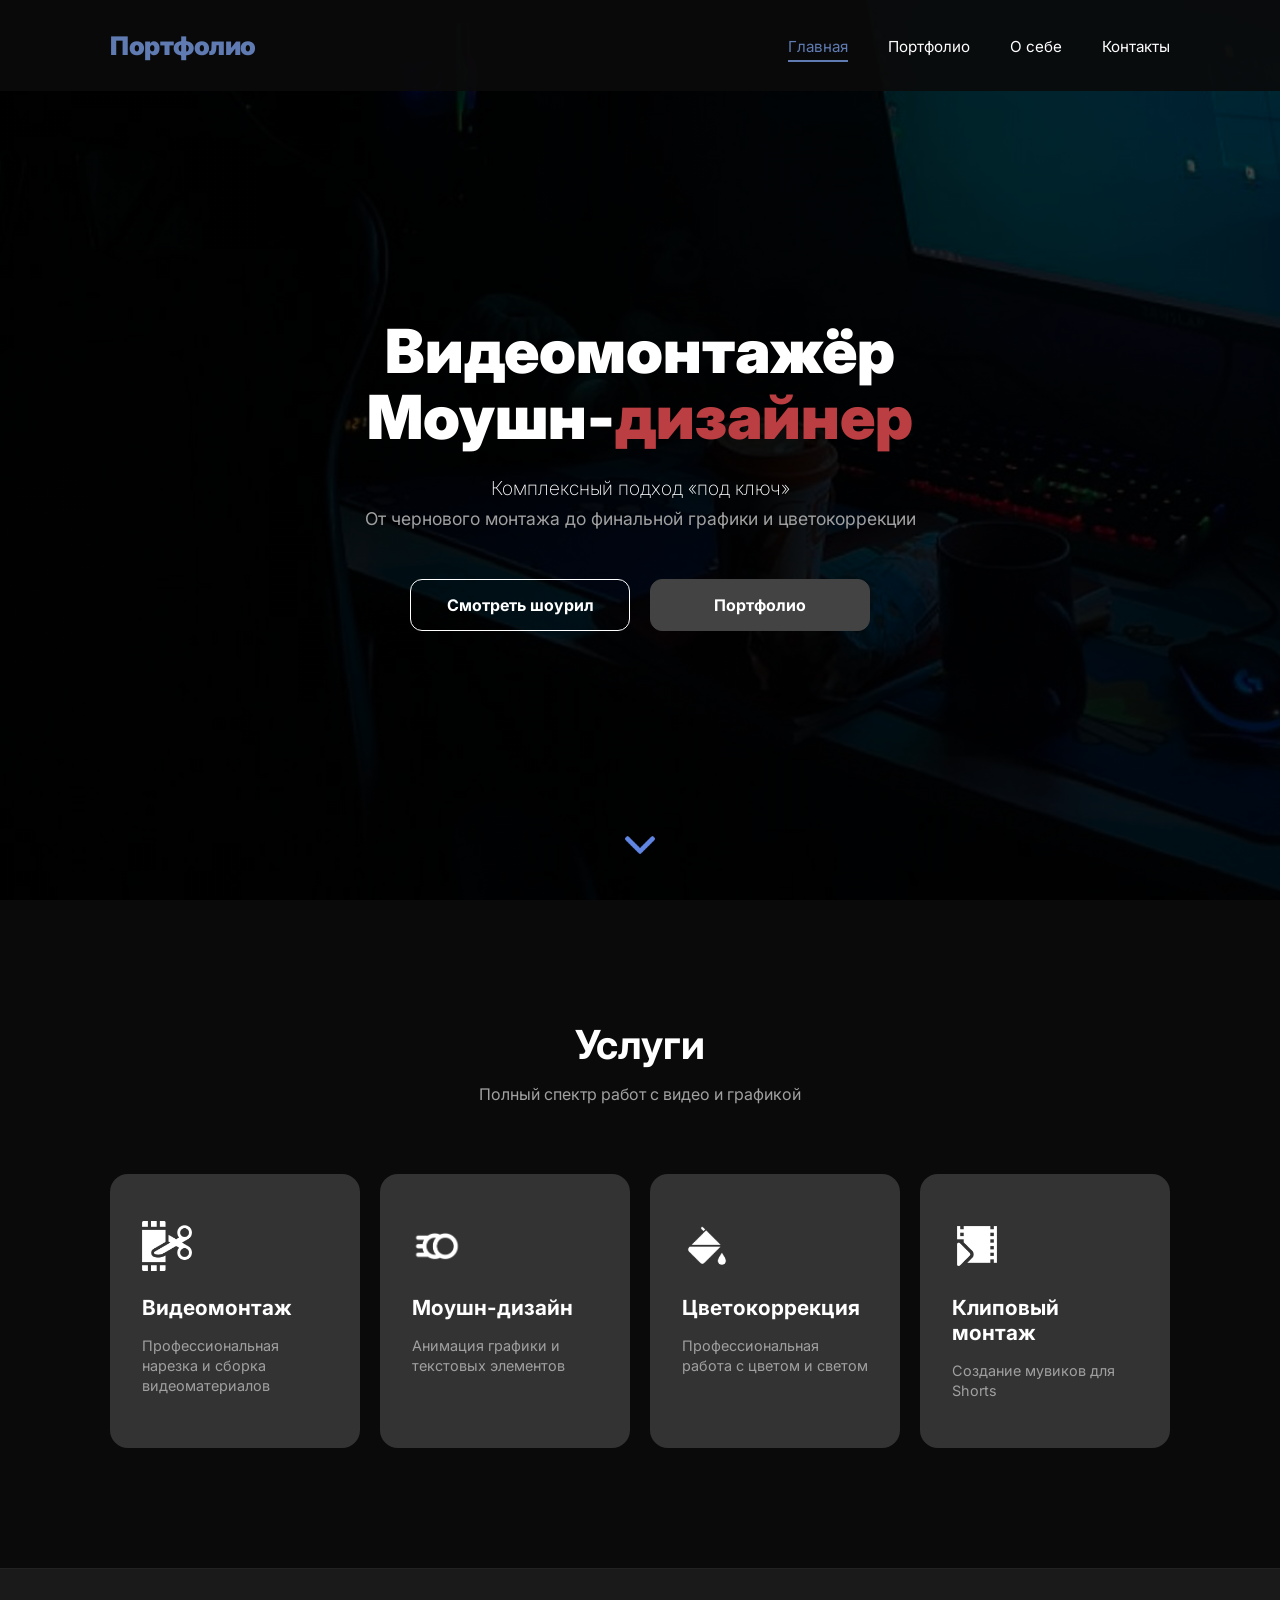
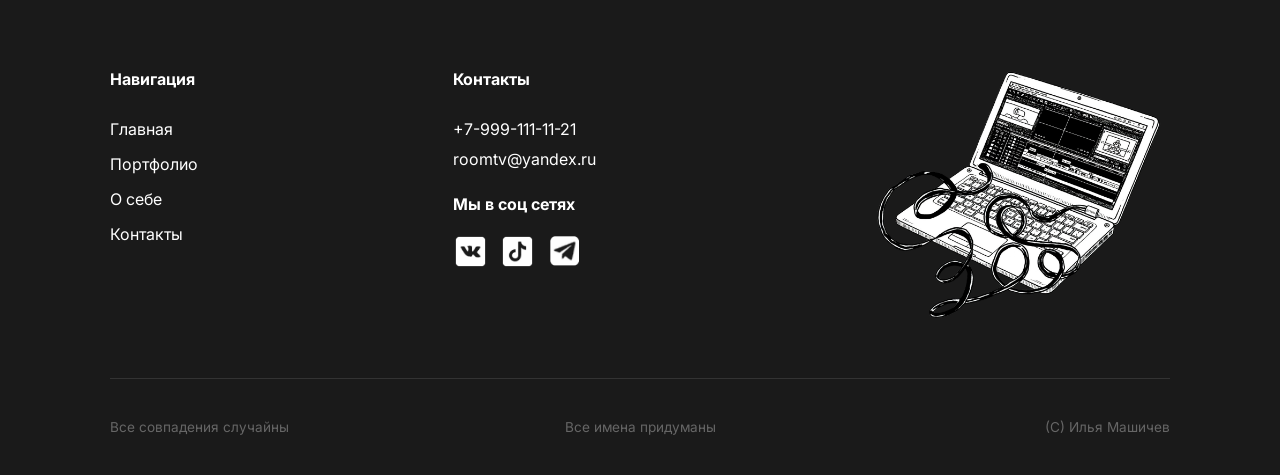
<file: index.html>
<!DOCTYPE html>
<html lang="ru">
<head>
    <meta charset="UTF-8">
    <meta name="viewport" content="width=device-width, initial-scale=1.0">
    <title>Портфолио | Видеомонтажёр</title>
    <link rel="stylesheet" href="style/style.css">
    <link href="https://fonts.googleapis.com/css2?family=Inter:wght@200;400;700;900&display=swap" rel="stylesheet">
</head>
<body>

    <header class="header">
        <div class="container nav-container">
            <div class="logo">Портфолио</div>
            <nav>
                <ul class="nav-list">
                    <li><a href="index.html" class="active">Главная</a></li>
                    <li><a href="index1.html">Портфолио</a></li>
                    <li><a href="index2.html">О себе</a></li>
                    <li><a href="index3.html">Контакты</a></li>
                </ul>
            </nav>
        </div>
    </header>

    <section class="hero">
        <div class="container hero-content">
            <h1>Видеомонтажёр <br> Моушн-<span class="accent-red">дизайнер</span></h1>
            <div class="subtitle-group">
                <p class="subtitle-extra-light">Комплексный подход «под ключ»</p>
                <p class="subtitle-regular">От чернового монтажа до финальной графики и цветокоррекции</p>
            </div>
            <div class="hero-btns" id="hero-btns">
                <a href="indexdop.html" class="btn btn-outline">Смотреть шоурил</a>
                <a href="index1.html" class="btn btn-gray">Портфолио</a>
            </div>
        </div>
        <div class="scroll-down">
            <img src="image/arrow-down.jpg" alt="Вниз">
        </div>
    </section>

    <section class="services">
        <div class="container">
            <h2 class="section-title">Услуги</h2>
            <span class="section-subtitle">Полный спектр работ с видео и графикой</span>
            <div class="services-grid">
                <div class="service-card">
                    <img src="image/icon-edit.jpg" alt="Монтаж" class="service-icon">
                    <h3>Видеомонтаж</h3>
                    <p>Профессиональная нарезка и сборка видеоматериалов</p>
                </div>
                <div class="service-card">
                    <img src="image/icon-motion.jpg" alt="Моушн" class="service-icon">
                    <h3>Моушн-дизайн</h3>
                    <p>Анимация графики и текстовых элементов</p>
                </div>
                <div class="service-card">
                    <img src="image/icon-color.jpg" alt="Цвет" class="service-icon">
                    <h3>Цветокоррекция</h3>
                    <p>Профессиональная работа с цветом и светом</p>
                </div>
                <div class="service-card">
                    <img src="image/icon-shorts.jpg" alt="Клипы" class="service-icon">
                    <h3>Клиповый монтаж</h3>
                    <p>Создание мувиков для Shorts</p>
                </div>
            </div>
        </div>
    </section>

    <footer class="footer">
        <div class="container">
            <div class="footer-grid">
                <div class="footer-col">
                    <h4>Навигация</h4>
                    <ul>
                        <li><a href="index.html">Главная</a></li>
                        <li><a href="index1.html">Портфолио</a></li>
                        <li><a href="index2.html">О себе</a></li>
                        <li><a href="index3.html">Контакты</a></li>
                    </ul>
                </div>
                <div class="footer-col">
                    <h4>Контакты</h4>
                    <p style="margin-bottom: 10px;">+7-999-111-11-21</p>
                    <p style="margin-bottom: 25px;">roomtv@yandex.ru</p>
                    <h4 style="margin-bottom: 20px;">Мы в соц сетях</h4>
                    <div class="social-icons">
                        <a href="https://vk.com/ilyamashichev"><img src="image/vk.jpg" alt="VK"></a>
                        <a href="https://www.tiktok.com/@ne_vse_domaaa"><img src="image/tiktok.jpg" alt="TikTok"></a>
                        <a href="https://web.telegram.org/k/"><img src="image/tg.jpg" alt="TG"></a>
                    </div>
                </div>
                <div class="footer-col footer-art">
                    <img src="image/laptop-art.jpg" alt="Art">
                </div>
            </div>
            <div class="footer-bottom">
                <span class="fb-left">Все совпадения случайны</span>
                <span class="fb-center">Все имена придуманы</span>
                <span class="fb-right">(С) Илья Машичев</span>
            </div>
        </div>
    </footer>

    <script src="java/script.js"></script>
    <button id="scrollTopBtn" class="scroll-top-btn" aria-label="Наверх">↑</button>
</body>
</html>
</file>
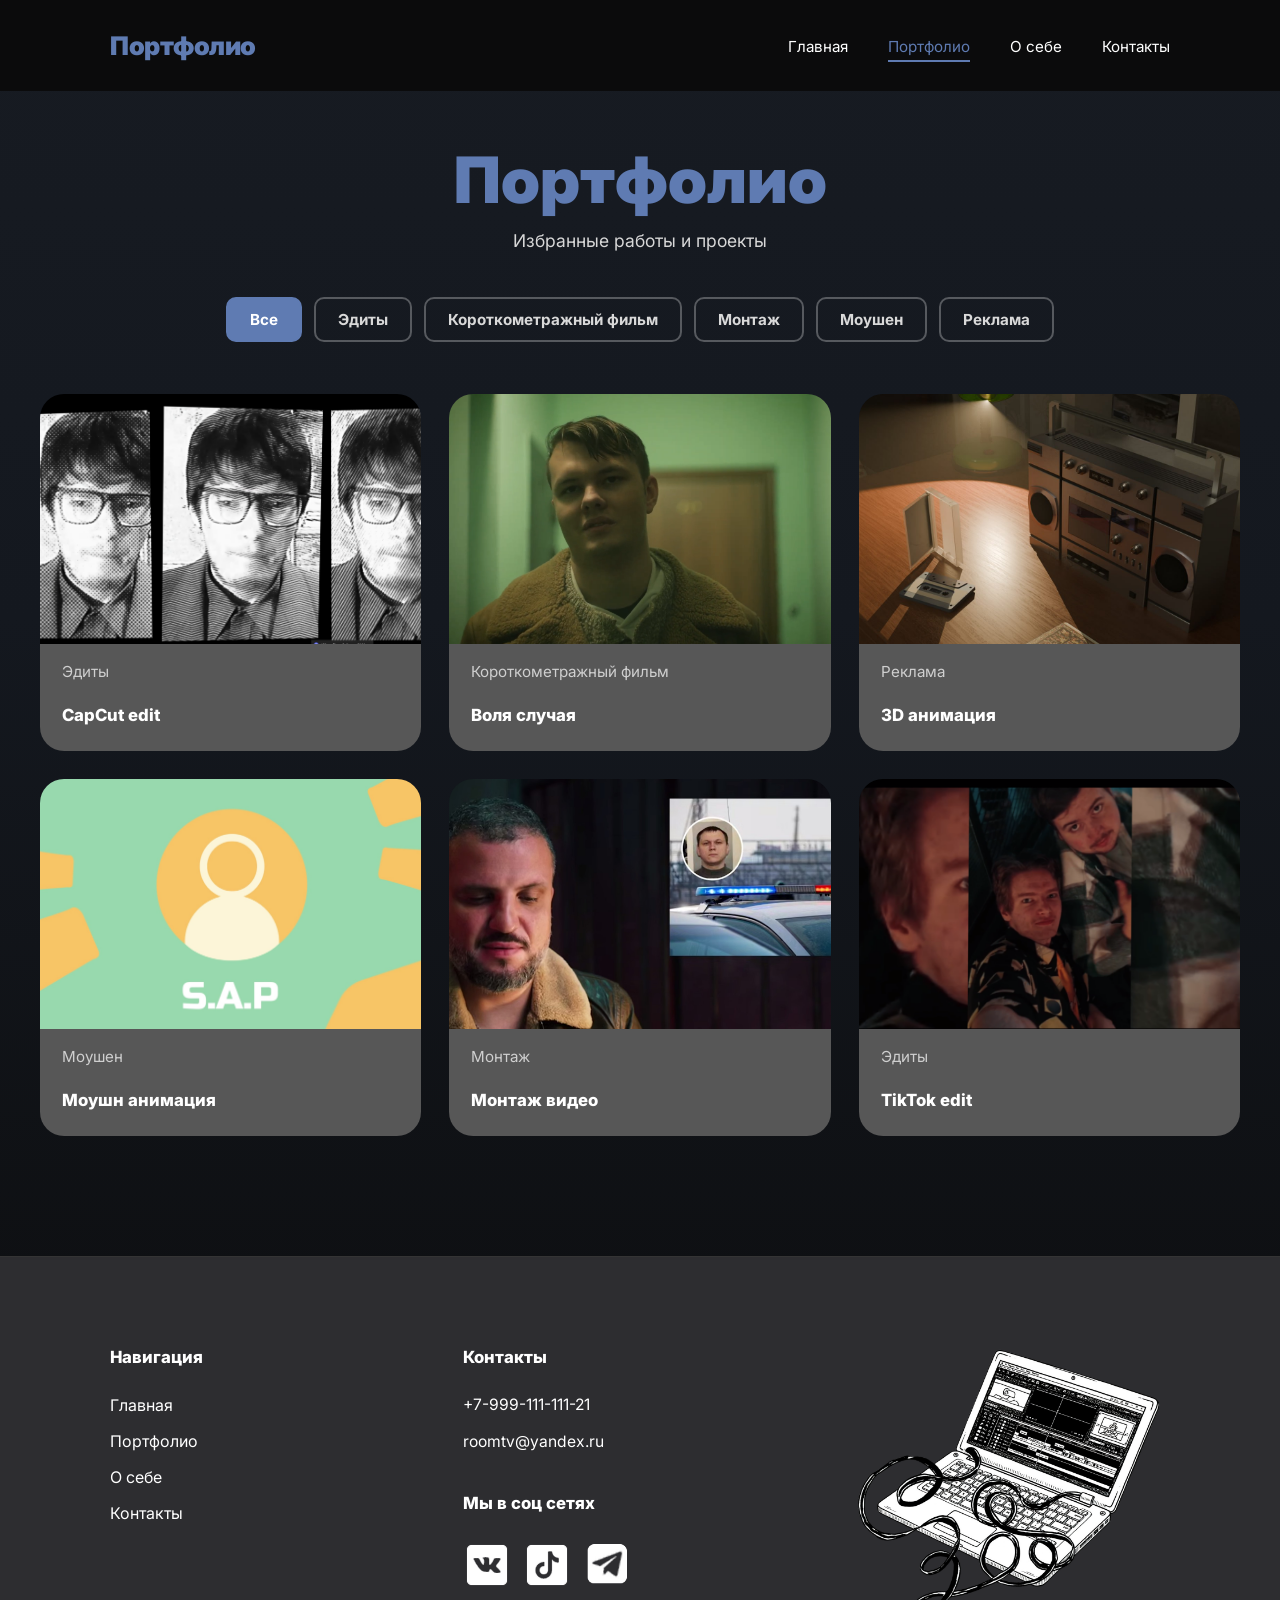
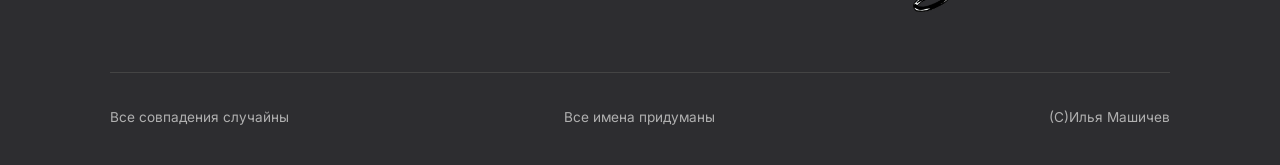
<file: index1.html>
<!-- index1.html -->
<!DOCTYPE html>
<html lang="ru">
<head>
    <meta charset="UTF-8">
    <meta name="viewport" content="width=device-width, initial-scale=1.0">
    <title>Портфолио | Работы</title>
    <link rel="stylesheet" href="style/style1.css">
    <link href="https://fonts.googleapis.com/css2?family=Inter:wght@200;400;700;900&display=swap" rel="stylesheet">
</head>
<body>

    <header class="header">
        <div class="container nav-container">
            <div class="logo">Портфолио</div>

            <nav>
                <ul class="nav-list">
                    <li><a href="index.html">Главная</a></li>
                    <li><a href="index1.html" class="active">Портфолио</a></li>
                    <li><a href="index2.html">О себе</a></li>
                    <li><a href="index3.html">Контакты</a></li>
                </ul>
            </nav>
        </div>
    </header>

    <main class="portfolio-page">
        <section class="portfolio-hero">
            <div class="container">
                <div class="portfolio-hero-content">
                    <h1>Портфолио</h1>
                    <p>Избранные работы и проекты</p>
                </div>

                <div class="filters-wrap">
                    <button class="filter-btn active" data-filter="all">Все</button>
                    <button class="filter-btn" data-filter="edits">Эдиты</button>
                    <button class="filter-btn" data-filter="film">Короткометражный фильм</button>
                    <button class="filter-btn" data-filter="montage">Монтаж</button>
                    <button class="filter-btn" data-filter="motion">Моушен</button>
                    <button class="filter-btn" data-filter="ad">Реклама</button>
                </div>
            </div>
        </section>

        <section class="portfolio-section">
            <div class="container">
                <div class="portfolio-grid" id="portfolio-grid">

                    <a href="indexvideo1.html" class="portfolio-card" data-category="edits">
                        <div class="card-preview">
                            <img src="image/vid1.jpg" alt="CapCut edit">
                        </div>
                        <div class="card-info">
                            <span class="card-type">Эдиты</span>
                            <h3>CapCut edit</h3>
                        </div>
                    </a>

                    <a href="indexvideo2.html" class="portfolio-card" data-category="film">
                        <div class="card-preview">
                            <img src="image/vid2.jpg" alt="Воля случая">
                        </div>
                        <div class="card-info">
                            <span class="card-type">Короткометражный фильм</span>
                            <h3>Воля случая</h3>
                        </div>
                    </a>

                    <a href="indexvideo3.html" class="portfolio-card" data-category="ad">
                        <div class="card-preview">
                            <img src="image/vid3.jpg" alt="3D анимация">
                        </div>
                        <div class="card-info">
                            <span class="card-type">Реклама</span>
                            <h3>3D анимация</h3>
                        </div>
                    </a>

                    <a href="indexvideo4.html" class="portfolio-card" data-category="motion">
                        <div class="card-preview">
                            <img src="image/vid4.jpg" alt="Моушн анимация">
                        </div>
                        <div class="card-info">
                            <span class="card-type">Моушен</span>
                            <h3>Моушн анимация</h3>
                        </div>
                    </a>

                    <a href="indexvideo5.html" class="portfolio-card" data-category="montage">
                        <div class="card-preview">
                            <img src="image/vid5.jpg" alt="Монтаж видео">
                        </div>
                        <div class="card-info">
                            <span class="card-type">Монтаж</span>
                            <h3>Монтаж видео</h3>
                        </div>
                    </a>

                    <a href="indexvideo6.html" class="portfolio-card" data-category="edits">
                        <div class="card-preview">
                            <img src="image/vid6.jpg" alt="TikTok edit">
                        </div>
                        <div class="card-info">
                            <span class="card-type">Эдиты</span>
                            <h3>TikTok edit</h3>
                        </div>
                    </a>

                </div>
            </div>
        </section>
    </main>

    <footer class="footer">
        <div class="container">
            <div class="footer-grid">
                <div class="footer-col">
                    <h4>Навигация</h4>
                    <ul>
                        <li><a href="index.html">Главная</a></li>
                        <li><a href="index1.html">Портфолио</a></li>
                        <li><a href="index2.html">О себе</a></li>
                        <li><a href="index4.html">Контакты</a></li>
                    </ul>
                </div>

                <div class="footer-col">
                    <h4>Контакты</h4>
                    <p class="footer-text">+7-999-111-111-21</p>
                    <p class="footer-text">roomtv@yandex.ru</p>

                    <h4 class="social-title">Мы в соц сетях</h4>
                    <div class="social-icons">
                       <a href="https://vk.com/ilyamashichev"><img src="image/vk.jpg" alt="VK"></a>
                        <a href="https://www.tiktok.com/@ne_vse_domaaa"><img src="image/tiktok.jpg" alt="TikTok"></a>
                        <a href="https://web.telegram.org/k/"><img src="image/tg.jpg" alt="TG"></a>
                    </div>
                </div>

                <div class="footer-col footer-art">
                    <img src="image/laptop-art.jpg" alt="Laptop art">
                </div>
            </div>

            <div class="footer-bottom">
                <span class="fb-left">Все совпадения случайны</span>
                <span class="fb-center">Все имена придуманы</span>
                <span class="fb-right">(С)Илья Машичев</span>
            </div>
        </div>
    </footer>

    <script src="java/script1.js"></script>
        <button id="scrollTopBtn" class="scroll-top-btn" aria-label="Наверх">↑</button>
</body>
</html>
</file>
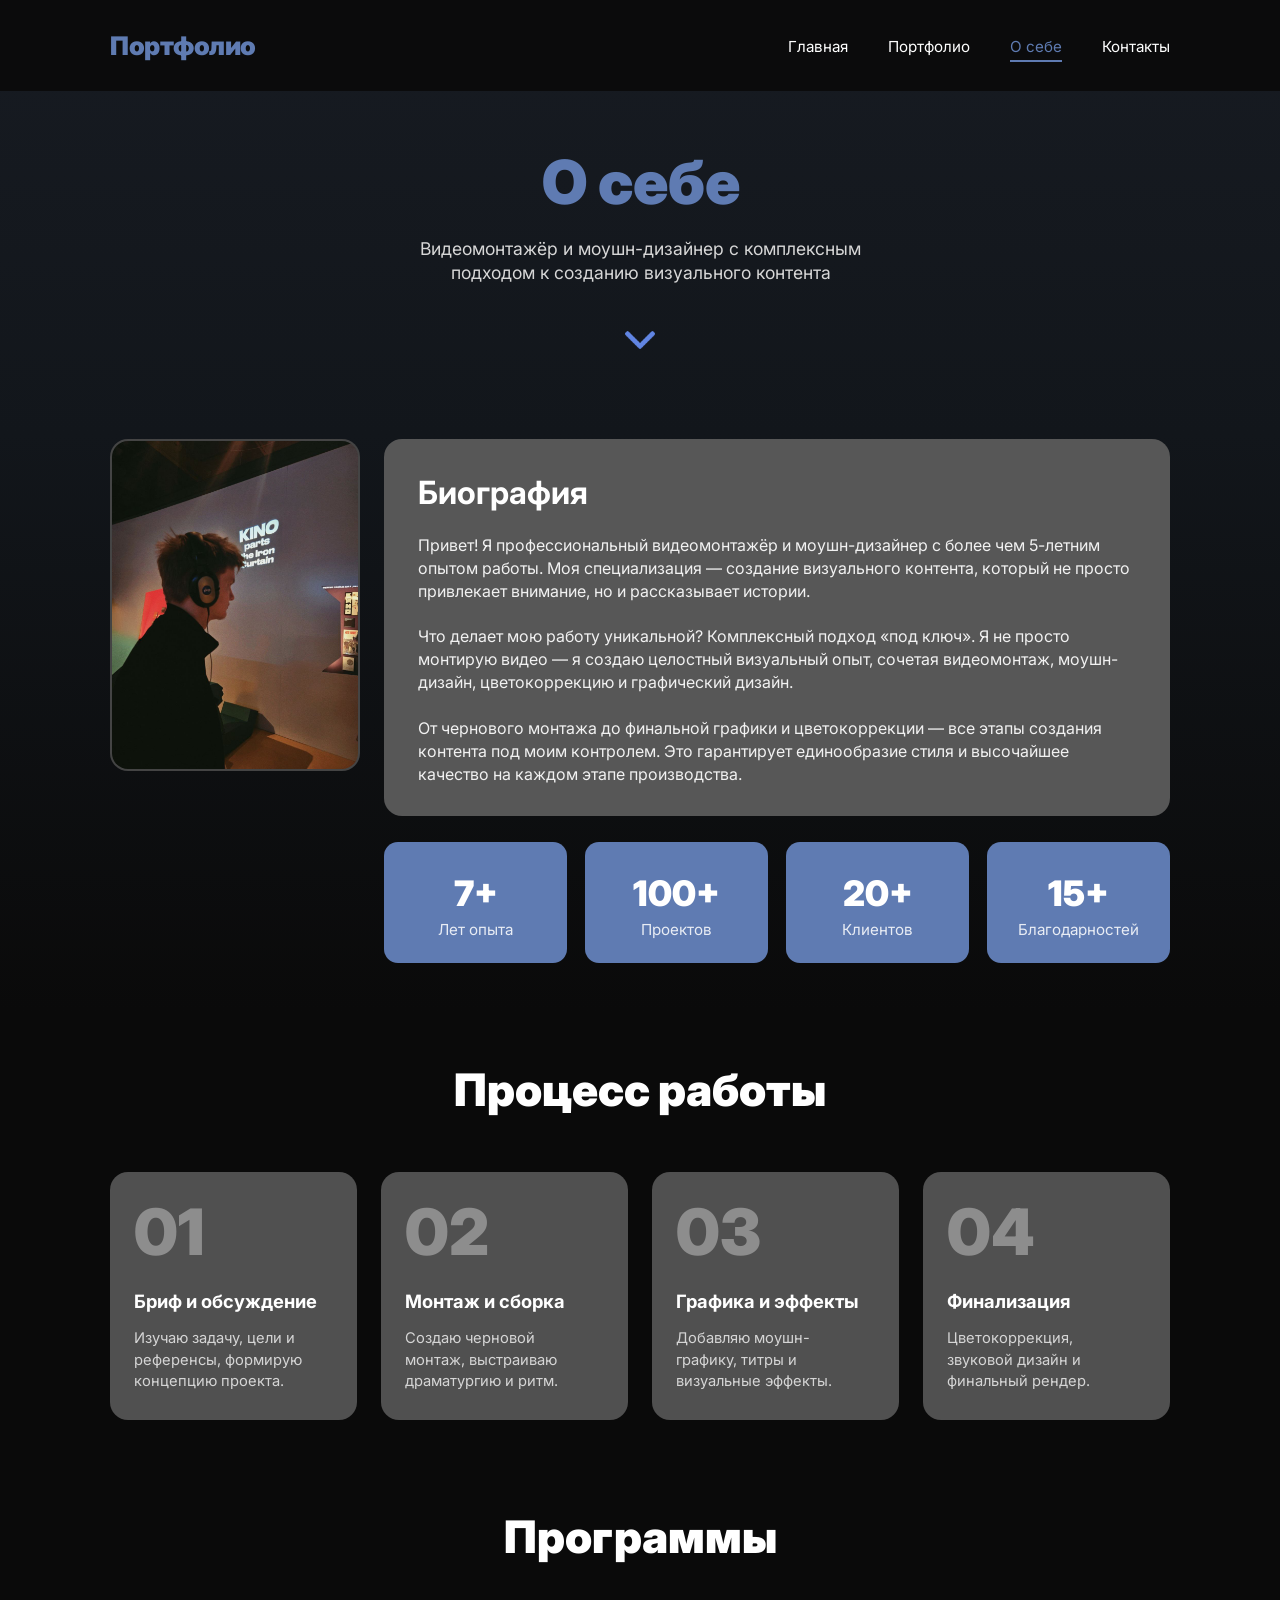
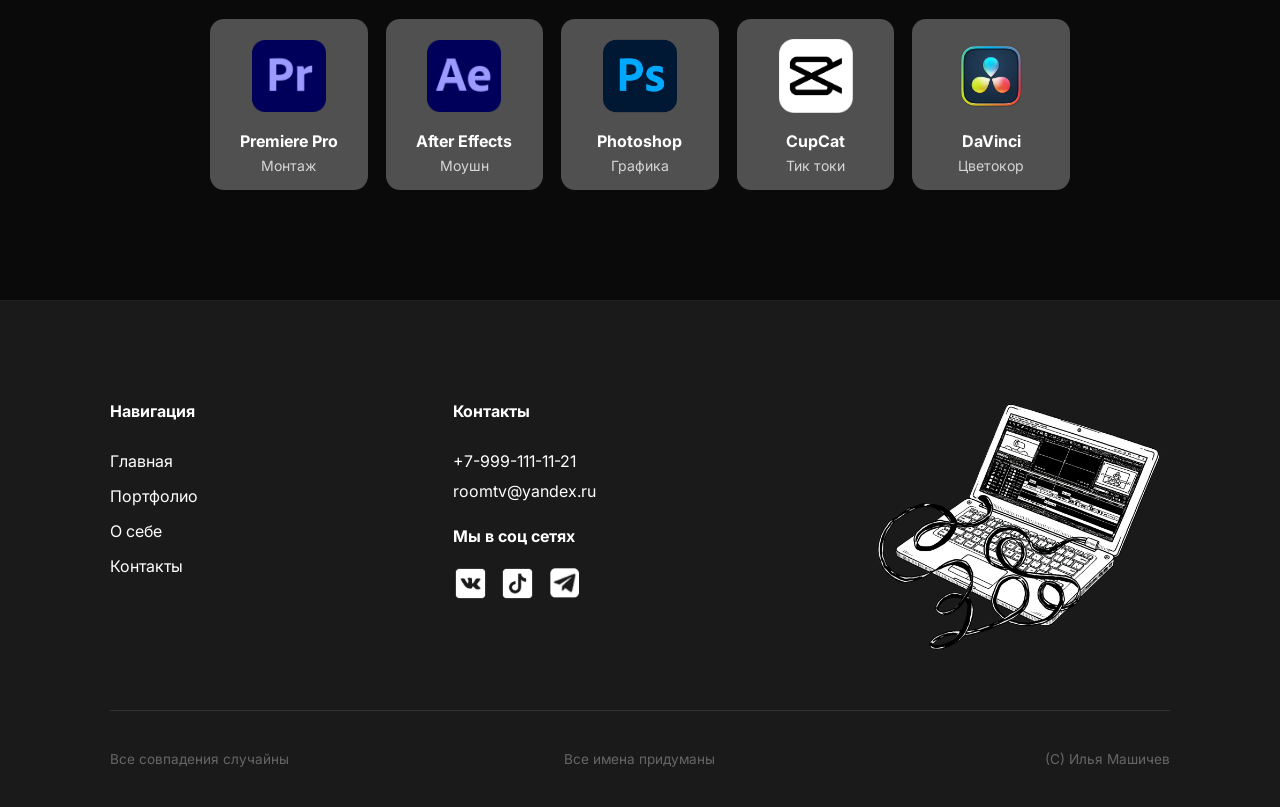
<file: index2.html>
<!-- index2.html -->
<!DOCTYPE html>
<html lang="ru">
<head>
    <meta charset="UTF-8">
    <meta name="viewport" content="width=device-width, initial-scale=1.0">
    <title>Портфолио | О себе</title>
    <link rel="stylesheet" href="style/style2.css">
    <link href="https://fonts.googleapis.com/css2?family=Inter:wght@200;400;700;900&display=swap" rel="stylesheet">
</head>
<body>

    <header class="header">
        <div class="container nav-container">
            <div class="logo">Портфолио</div>
            <nav>
                <ul class="nav-list">
                    <li><a href="index.html">Главная</a></li>
                    <li><a href="index1.html">Портфолио</a></li>
                    <li><a href="index2.html" class="active">О себе</a></li>
                    <li><a href="index3.html">Контакты</a></li>
                </ul>
            </nav>
        </div>
    </header>

    <main class="about-page">

        <section class="about-hero">
            <div class="container">
                <div class="about-hero-content" id="hero-btns">
                    <h1>О себе</h1>
                    <p>
                        Видеомонтажёр и моушн-дизайнер с комплексным<br>
                        подходом к созданию визуального контента
                    </p>
                </div>

                <div class="scroll-down">
                    <a href="#bio">
                        <img src="image/arrow-down.jpg" alt="Вниз">
                    </a>
                </div>
            </div>
        </section>

        <section class="bio-section" id="bio">
            <div class="container">
                <div class="bio-layout">
                    <div class="bio-photo-box">
                        <img src="image/me.jpg" alt="Фото" class="bio-photo">
                    </div>

                    <div class="bio-content">
                        <div class="bio-card">
                            <h2>Биография</h2>

                            <p>
                                Привет! Я профессиональный видеомонтажёр и моушн-дизайнер
                                с более чем 5-летним опытом работы. Моя специализация —
                                создание визуального контента, который не просто привлекает
                                внимание, но и рассказывает истории.
                            </p>

                            <p>
                                Что делает мою работу уникальной? Комплексный подход «под ключ».
                                Я не просто монтирую видео — я создаю целостный визуальный опыт,
                                сочетая видеомонтаж, моушн-дизайн, цветокоррекцию и графический дизайн.
                            </p>

                            <p>
                                От чернового монтажа до финальной графики и цветокоррекции —
                                все этапы создания контента под моим контролем. Это гарантирует
                                единообразие стиля и высочайшее качество на каждом этапе производства.
                            </p>
                        </div>

                        <div class="stats-grid">
                            <div class="stat-card">
                                <span class="stat-number">7+</span>
                                <span class="stat-label">Лет опыта</span>
                            </div>

                            <div class="stat-card">
                                <span class="stat-number">100+</span>
                                <span class="stat-label">Проектов</span>
                            </div>

                            <div class="stat-card">
                                <span class="stat-number">20+</span>
                                <span class="stat-label">Клиентов</span>
                            </div>

                            <div class="stat-card">
                                <span class="stat-number">15+</span>
                                <span class="stat-label">Благодарностей</span>
                            </div>
                        </div>
                    </div>
                </div>
            </div>
        </section>

        <section class="process-section">
            <div class="container">
                <h2 class="section-title">Процесс работы</h2>

                <div class="process-grid">
                    <div class="process-card">
                        <span class="process-number">01</span>
                        <h3>Бриф и обсуждение</h3>
                        <p>Изучаю задачу, цели и референсы, формирую концепцию проекта.</p>
                    </div>

                    <div class="process-card">
                        <span class="process-number">02</span>
                        <h3>Монтаж и сборка</h3>
                        <p>Создаю черновой монтаж, выстраиваю драматургию и ритм.</p>
                    </div>

                    <div class="process-card">
                        <span class="process-number">03</span>
                        <h3>Графика и эффекты</h3>
                        <p>Добавляю моушн-графику, титры и визуальные эффекты.</p>
                    </div>

                    <div class="process-card">
                        <span class="process-number">04</span>
                        <h3>Финализация</h3>
                        <p>Цветокоррекция, звуковой дизайн и финальный рендер.</p>
                    </div>
                </div>
            </div>
        </section>

        <section class="tools-section">
            <div class="container">
                <h2 class="section-title">Программы</h2>

                <div class="tools-grid">
                    <div class="tool-card">
                        <img src="image/pr.jpg" alt="Premiere Pro" class="tool-icon">
                        <h3>Premiere Pro</h3>
                        <p>Монтаж</p>
                    </div>

                    <div class="tool-card">
                        <img src="image/ae.jpg" alt="After Effects" class="tool-icon">
                        <h3>After Effects</h3>
                        <p>Моушн</p>
                    </div>

                    <div class="tool-card">
                        <img src="image/ps.jpg" alt="Photoshop" class="tool-icon">
                        <h3>Photoshop</h3>
                        <p>Графика</p>
                    </div>

                    <div class="tool-card">
                        <img src="image/cc.jpg" alt="CapCut" class="tool-icon">
                        <h3>CupCat</h3>
                        <p>Тик токи</p>
                    </div>

                    <div class="tool-card">
                        <img src="image/dv.jpg" alt="DaVinci" class="tool-icon">
                        <h3>DaVinci</h3>
                        <p>Цветокор</p>
                    </div>
                </div>
            </div>
        </section>

    </main>

    <footer class="footer">
        <div class="container">
            <div class="footer-grid">
                <div class="footer-col">
                    <h4>Навигация</h4>
                    <ul>
                        <li><a href="index.html">Главная</a></li>
                        <li><a href="index1.html">Портфолио</a></li>
                        <li><a href="index2.html">О себе</a></li>
                        <li><a href="index3.html">Контакты</a></li>
                    </ul>
                </div>

                <div class="footer-col">
                    <h4>Контакты</h4>
                    <p style="margin-bottom: 10px;">+7-999-111-11-21</p>
                    <p style="margin-bottom: 25px;">roomtv@yandex.ru</p>

                    <h4 style="margin-bottom: 20px;">Мы в соц сетях</h4>
                    <div class="social-icons">
                       <a href="https://vk.com/ilyamashichev"><img src="image/vk.jpg" alt="VK"></a>
                        <a href="https://www.tiktok.com/@ne_vse_domaaa"><img src="image/tiktok.jpg" alt="TikTok"></a>
                        <a href="https://web.telegram.org/k/"><img src="image/tg.jpg" alt="TG"></a>
                    </div>
                </div>

                <div class="footer-col footer-art">
                    <img src="image/laptop-art.jpg" alt="Art">
                </div>
            </div>

            <div class="footer-bottom">
                <span class="fb-left">Все совпадения случайны</span>
                <span class="fb-center">Все имена придуманы</span>
                <span class="fb-right">(С) Илья Машичев</span>
            </div>
        </div>
    </footer>

    <script src="java/script.js"></script>
    <button id="scrollTopBtn" class="scroll-top-btn" aria-label="Наверх">↑</button>
</body>
</html>
</file>
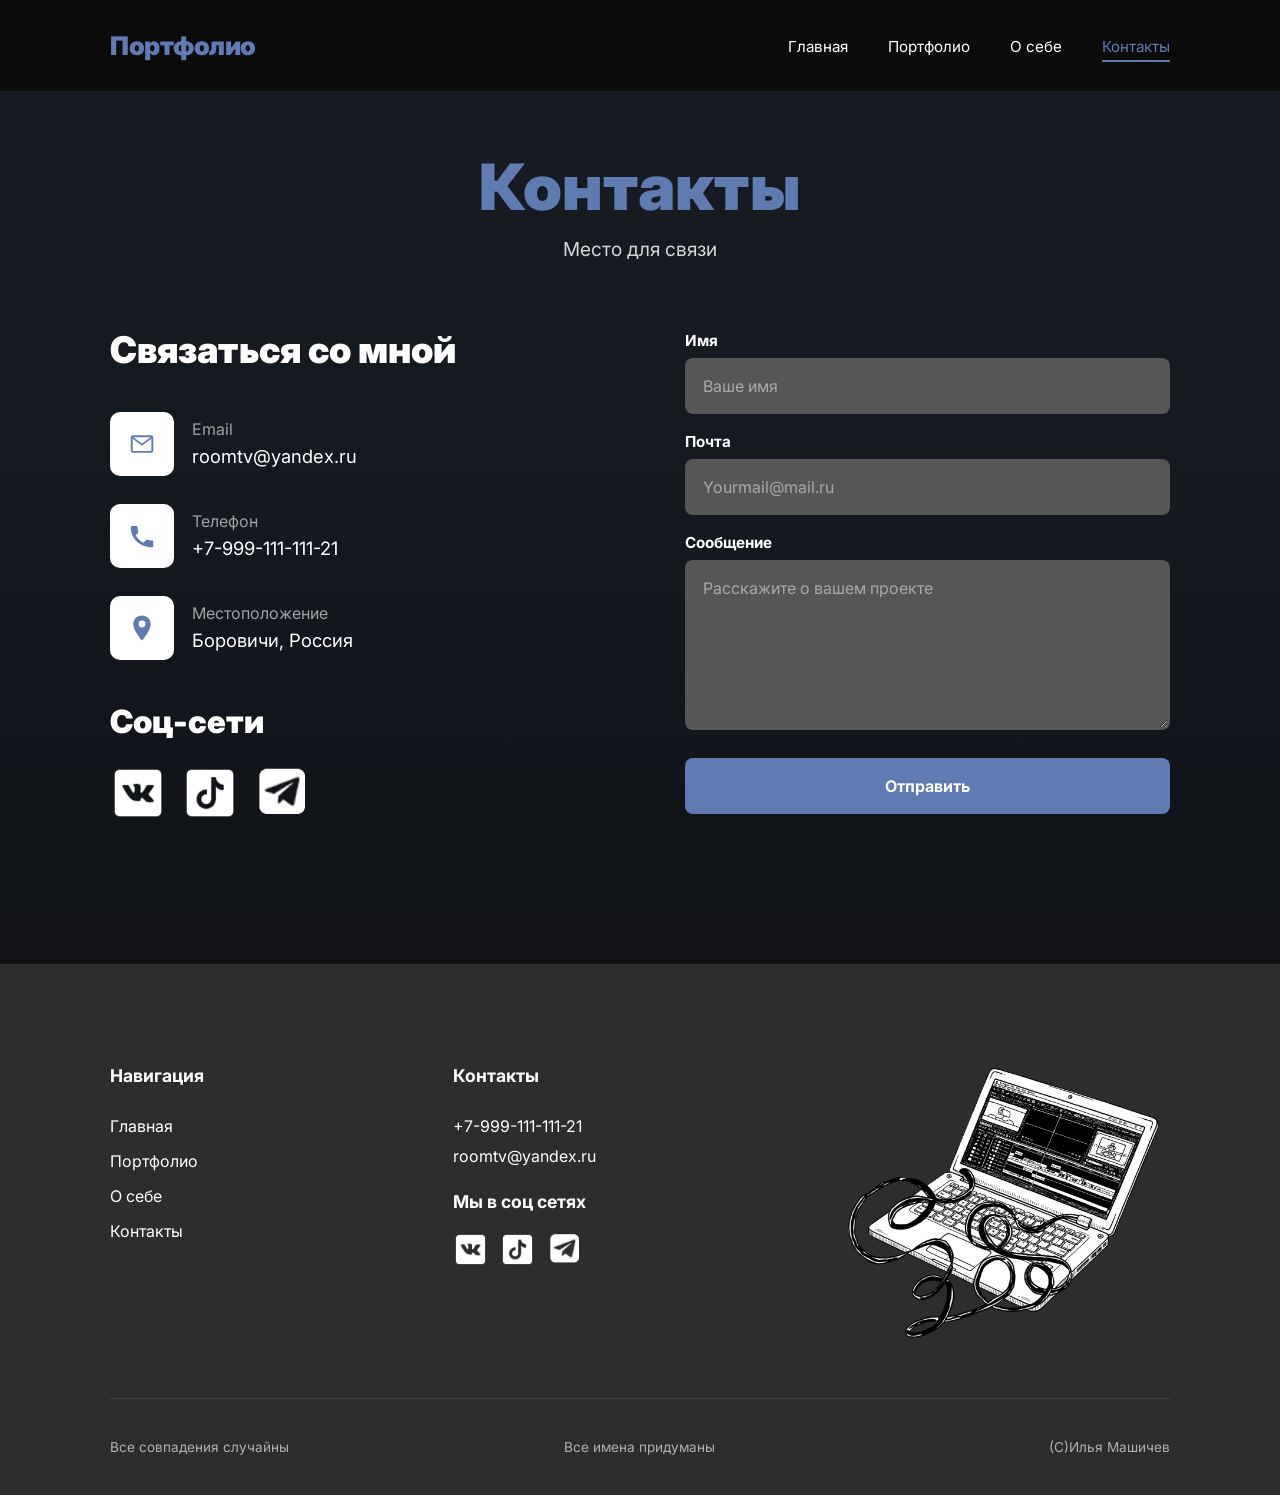
<file: index3.html>
<!-- index4.html -->
<!DOCTYPE html>
<html lang="ru">
<head>
    <meta charset="UTF-8">
    <meta name="viewport" content="width=device-width, initial-scale=1.0">
    <title>Портфолио | Контакты</title>
    <link rel="stylesheet" href="style/style4.css">
    <link href="https://fonts.googleapis.com/css2?family=Inter:wght@200;400;700;900&display=swap" rel="stylesheet">
</head>
<body>

    <header class="header">
        <div class="container nav-container">
            <div class="logo">Портфолио</div>
            <nav>
                <ul class="nav-list">
                    <li><a href="index.html">Главная</a></li>
                    <li><a href="index1.html">Портфолио</a></li>
                    <li><a href="index2.html">О себе</a></li>
                    <li><a href="index4.html" class="active">Контакты</a></li>
                </ul>
            </nav>
        </div>
    </header>

    <main class="contacts-page">

        <section class="contacts-hero">
            <div class="container">
                <div class="contacts-hero-content" id="hero-btns">
                    <h1>Контакты</h1>
                    <p>Место для связи</p>
                </div>
            </div>
        </section>

        <section class="contacts-section">
            <div class="container">
                <div class="contacts-grid">

                    <div class="contacts-left">
                        <h2>Связаться со мной</h2>

                        <div class="contact-item">
                            <div class="contact-icon">
                                <svg viewBox="0 0 24 24" aria-hidden="true">
                                    <path d="M3 6.75A1.75 1.75 0 0 1 4.75 5h14.5A1.75 1.75 0 0 1 21 6.75v10.5A1.75 1.75 0 0 1 19.25 19H4.75A1.75 1.75 0 0 1 3 17.25V6.75Zm2.1-.25L12 11.63 18.9 6.5H5.1Zm14.4 1.24-7 5.2a.85.85 0 0 1-1 0l-7-5.2v9.51c0 .14.11.25.25.25h14.5c.14 0 .25-.11.25-.25V7.74Z"/>
                                </svg>
                            </div>
                            <div class="contact-text">
                                <span>Email</span>
                                <a href="mailto:roomtv@yandex.ru">roomtv@yandex.ru</a>
                            </div>
                        </div>

                        <div class="contact-item">
                            <div class="contact-icon">
                                <svg viewBox="0 0 24 24" aria-hidden="true">
                                    <path d="M6.62 10.79a15.46 15.46 0 0 0 6.59 6.59l2.2-2.2c.27-.27.67-.36 1.02-.24 1.12.37 2.33.57 3.57.57.55 0 1 .45 1 1V20a1 1 0 0 1-1 1C10.07 21 3 13.93 3 5a1 1 0 0 1 1-1h3.49c.55 0 1 .45 1 1 0 1.24.2 2.45.57 3.57.12.35.03.75-.24 1.02l-2.2 2.2Z"/>
                                </svg>
                            </div>
                            <div class="contact-text">
                                <span>Телефон</span>
                                <a href="tel:+79991111121">+7-999-111-111-21</a>
                            </div>
                        </div>

                        <div class="contact-item">
                            <div class="contact-icon">
                                <svg viewBox="0 0 24 24" aria-hidden="true">
                                    <path d="M12 2C8.13 2 5 5.13 5 9c0 5.25 7 13 7 13s7-7.75 7-13c0-3.87-3.13-7-7-7Zm0 9.5A2.5 2.5 0 1 1 12 6a2.5 2.5 0 0 1 0 5.5Z"/>
                                </svg>
                            </div>
                            <div class="contact-text">
                                <span>Местоположение</span>
                                <p>Боровичи, Россия</p>
                            </div>
                        </div>

                        <div class="social-block">
                            <h3>Соц-сети</h3>
                            <div class="social-icons social-icons-big">
                                <a href="https://vk.com/ilyamashichev" aria-label="VK"><img src="image/vk.jpg" alt="VK"></a>
                                <a href="https://www.tiktok.com/@ne_vse_domaaa" aria-label="TikTok"><img src="image/tiktok.jpg" alt="TikTok"></a>
                                <a href="https://web.telegram.org/k/" aria-label="Telegram"><img src="image/tg.jpg" alt="Telegram"></a>
                            </div>
                        </div>
                    </div>

                    <div class="contacts-right">
                        <form id="contact-form" class="contact-form">
                            <div class="form-group">
                                <label for="name">Имя</label>
                                <input type="text" id="name" name="name" placeholder="Ваше имя" required>
                            </div>

                            <div class="form-group">
                                <label for="email">Почта</label>
                                <input type="email" id="email" name="email" placeholder="Yourmail@mail.ru" required>
                            </div>

                            <div class="form-group">
                                <label for="message">Сообщение</label>
                                <textarea id="message" name="message" placeholder="Расскажите о вашем проекте" required></textarea>
                            </div>

                            <button type="submit" id="submit-btn" class="submit-btn">Отправить</button>
                            <div id="form-status" class="form-status"></div>
                        </form>
                    </div>

                </div>
            </div>
        </section>

    </main>

    <footer class="footer">
        <div class="container">
            <div class="footer-grid">
                <div class="footer-col">
                    <h4>Навигация</h4>
                    <ul>
                        <li><a href="index.html">Главная</a></li>
                        <li><a href="index1.html">Портфолио</a></li>
                        <li><a href="index2.html">О себе</a></li>
                        <li><a href="index4.html">Контакты</a></li>
                    </ul>
                </div>

                <div class="footer-col">
                    <h4>Контакты</h4>
                    <p style="margin-bottom: 10px;">+7-999-111-111-21</p>
                    <p style="margin-bottom: 25px;">roomtv@yandex.ru</p>

                    <h4 style="margin-bottom: 20px;">Мы в соц сетях</h4>
                    <div class="social-icons">
                       <a href="https://vk.com/ilyamashichev"><img src="image/vk.jpg" alt="VK"></a>
                        <a href="https://www.tiktok.com/@ne_vse_domaaa"><img src="image/tiktok.jpg" alt="TikTok"></a>
                        <a href="https://web.telegram.org/k/"><img src="image/tg.jpg" alt="TG"></a>
                    </div>
                </div>

                <div class="footer-col footer-art">
                    <img src="image/laptop-art.jpg" alt="Art">
                </div>
            </div>

            <div class="footer-bottom">
                <span class="fb-left">Все совпадения случайны</span>
                <span class="fb-center">Все имена придуманы</span>
                <span class="fb-right">(С)Илья Машичев</span>
            </div>
        </div>
    </footer>

    <script src="java/script4.js"></script>
    <button id="scrollTopBtn" class="scroll-top-btn" aria-label="Наверх">↑</button>
</body>
</html>
</file>
<file: style/style.css>
:root {
    --bg-dark: #0a0a0a;
    --card-bg: #333333;
    --accent-red: #BB3E42;
    --accent-blue: #5F7BB2;
    --text-white: #ffffff;
    --text-gray: #a0a0a0;
}

* {
    margin: 0;
    padding: 0;
    box-sizing: border-box;
}

html {
    scroll-behavior: smooth;
}

body {
    font-family: 'Inter', sans-serif;
    background-color: var(--bg-dark);
    color: var(--text-white);
    overflow-x: hidden;
}

img {
    max-width: 100%;
    display: block;
}

.container {
    max-width: 1100px;
    margin: 0 auto;
    padding: 0 20px;
}

/* --- ШАПКА --- */
.header {
    padding: 30px 0;
    position: fixed;
    width: 100%;
    top: 0;
    background: rgba(10, 10, 10, 0.9);
    z-index: 100;
}

.nav-container {
    display: flex;
    justify-content: space-between;
    align-items: center;
}

.logo {
    font-weight: 900;
    font-size: 1.6rem;
    color: var(--accent-blue);
    letter-spacing: -0.5px;
}

.nav-list {
    display: flex;
    list-style: none;
    gap: 40px;
}

.nav-list a {
    text-decoration: none;
    color: var(--text-white);
    font-size: 0.95rem;
    padding-bottom: 4px;
    border-bottom: 2px solid transparent;
    transition: 0.3s;
}

.nav-list a:hover,
.nav-list a.active {
    color: var(--accent-blue);
    border-bottom: 2px solid var(--accent-blue);
}

/* --- HERO СЕКЦИЯ --- */
.hero {
    min-height: 100vh;
    padding: 140px 0 90px;
    display: flex;
    flex-direction: column;
    justify-content: center;
    align-items: center;
    text-align: center;
    background:
        linear-gradient(rgba(0,0,0,0.7), rgba(0,0,0,0.7)),
        url('../image/hero-bg.jpg');
    background-size: cover;
    background-position: center;
    position: relative;
}

.hero-content {
    width: 100%;
}

.hero h1 {
    font-size: 3.8rem;
    font-weight: 900;
    line-height: 1.08;
    margin-bottom: 25px;
}

.accent-red {
    color: var(--accent-red);
}

.subtitle-group {
    margin-bottom: 50px;
}

.subtitle-extra-light {
    font-weight: 200;
    font-size: 1.2rem;
    margin-bottom: 8px;
}

.subtitle-regular {
    font-weight: 400;
    font-size: 1.1rem;
    color: var(--text-gray);
}

.hero-btns {
    display: flex;
    gap: 20px;
    justify-content: center;
    will-change: transform;
    flex-wrap: wrap;
}

.btn {
    padding: 15px 35px;
    border-radius: 12px;
    font-weight: 700;
    text-decoration: none;
    transition: 0.3s ease;
    display: inline-flex;
    align-items: center;
    justify-content: center;
    min-width: 220px;
}

.btn-outline {
    border: 1.5px solid #fff;
    color: #fff;
}

.btn-gray {
    background: #434343;
    color: #fff;
    border: 1.5px solid #434343;
}

.btn:hover {
    background-color: var(--accent-blue) !important;
    border-color: var(--accent-blue) !important;
}

.scroll-down {
    position: absolute;
    bottom: 40px;
    animation: bounce 2s infinite;
}

.scroll-down img {
    width: 30px;
    filter: invert(53%) sepia(16%) saturate(1069%) hue-rotate(185deg);
}

@keyframes bounce {
    0%, 20%, 50%, 80%, 100% {
        transform: translateY(0);
    }
    40% {
        transform: translateY(-10px);
    }
    60% {
        transform: translateY(-5px);
    }
}

/* --- СЕКЦИЯ УСЛУГИ --- */
.services {
    padding: 120px 0;
    text-align: center;
}

.section-title {
    font-size: 2.5rem;
    font-weight: 700;
    margin-bottom: 15px;
}

.section-subtitle {
    color: var(--text-gray);
    font-weight: 400;
    margin-bottom: 70px;
    display: block;
}

.services-grid {
    display: grid;
    grid-template-columns: repeat(4, minmax(0, 1fr));
    gap: 20px;
}

.service-card {
    background: var(--card-bg);
    padding: 45px 30px;
    border-radius: 18px;
    text-align: left;
    transition: 0.3s;
    border: 2px solid transparent;
    display: flex;
    flex-direction: column;
    align-items: flex-start;
}

.service-card:hover {
    border-color: var(--accent-blue);
    transform: translateY(-10px);
}

.service-icon {
    width: 50px;
    height: 50px;
    margin-bottom: 25px;
    object-fit: contain;
}

.service-card h3 {
    margin-bottom: 15px;
    font-size: 1.3rem;
    line-height: 1.2;
}

.service-card p {
    color: var(--text-gray);
    font-size: 0.9rem;
    line-height: 1.4;
}

/* --- ФУТЕР --- */
.footer {
    background: #1a1a1a;
    padding: 100px 0 40px;
    border-top: 1px solid #222;
}

.footer-grid {
    display: grid;
    grid-template-columns: 1fr 1fr 1.2fr;
    gap: 30px;
    padding-bottom: 60px;
}

.footer-col h4 {
    margin-bottom: 30px;
    font-weight: 700;
}

.footer-col ul {
    list-style: none;
}

.footer-col ul li {
    margin-bottom: 15px;
}

.footer-col ul li a {
    color: var(--text-white);
    text-decoration: none;
    transition: 0.3s;
}

.footer-col ul li a:hover {
    color: var(--accent-blue);
}

.social-icons {
    display: flex;
    gap: 12px;
    margin-top: 20px;
}

.social-icons img {
    width: 35px;
    border-radius: 6px;
    transition: 0.3s;
}

.social-icons img:hover {
    transform: scale(1.1);
}

.footer-art img {
    width: 100%;
    max-width: 300px;
    float: right;
}

.footer-bottom {
    border-top: 1px solid #333;
    padding-top: 40px;
    display: flex;
    justify-content: space-between;
    color: #666;
    font-size: 0.85rem;
    gap: 20px;
}

.footer-bottom span {
    flex: 1;
}

.fb-center {
    text-align: center;
}

.fb-right {
    text-align: right;
}

/* --- АДАПТИВ --- */
@media (max-width: 1024px) {
    .hero h1 {
        font-size: 3.2rem;
    }

    .services-grid {
        grid-template-columns: repeat(2, minmax(0, 1fr));
    }
}

@media (max-width: 768px) {
    .header {
        padding: 22px 0;
    }

    .nav-container {
        flex-direction: column;
        gap: 16px;
    }

    .nav-list {
        gap: 18px;
        flex-wrap: wrap;
        justify-content: center;
    }

    .hero {
        min-height: 100vh;
        padding: 170px 0 90px;
    }

    .hero h1 {
        font-size: 2.8rem;
        margin-bottom: 20px;
    }

    .subtitle-group {
        margin-bottom: 36px;
    }

    .subtitle-extra-light {
        font-size: 1.05rem;
    }

    .subtitle-regular {
        font-size: 1rem;
        max-width: 620px;
        margin: 0 auto;
    }

    .hero-btns {
        flex-direction: column;
        align-items: center;
        gap: 14px;
    }

    .btn {
        width: 100%;
        max-width: 320px;
    }

    .services {
        padding: 90px 0;
    }

    .section-title {
        font-size: 2.1rem;
    }

    .section-subtitle {
        margin-bottom: 45px;
    }

    .footer-grid {
        grid-template-columns: 1fr;
    }

    .footer-art img {
        float: none;
    }

    .footer-bottom {
        flex-direction: column;
        gap: 14px;
    }

    .fb-center,
    .fb-right {
        text-align: left;
    }
}

@media (max-width: 560px) {
    .container {
        padding: 0 16px;
    }

    .hero {
        padding: 155px 0 80px;
    }

    .hero h1 {
        font-size: 2.2rem;
        line-height: 1.12;
    }

    .subtitle-extra-light {
        font-size: 0.95rem;
    }

    .subtitle-regular {
        font-size: 0.92rem;
    }

    .scroll-down {
        bottom: 24px;
    }

    .scroll-down img {
        width: 24px;
    }

    .services {
        padding: 75px 0;
    }

    .services-grid {
        grid-template-columns: 1fr;
    }

    .service-card {
        padding: 28px 22px;
    }

    .service-card h3 {
        font-size: 1.15rem;
    }

    .section-title {
        font-size: 1.8rem;
    }

    .section-subtitle {
        font-size: 0.95rem;
        margin-bottom: 34px;
    }

    .footer {
        padding: 80px 0 30px;
    }
}
/* --- КНОПКА НАВЕРХ --- */
.scroll-top-btn {
    position: fixed;
    right: 24px;
    bottom: 24px;
    width: 56px;
    height: 56px;
    border: none;
    border-radius: 50%;
    background: var(--accent-blue);
    color: #fff;
    font-size: 1.6rem;
    font-weight: 900;
    cursor: pointer;
    display: flex;
    align-items: center;
    justify-content: center;
    box-shadow: 0 10px 24px rgba(0, 0, 0, 0.25);
    opacity: 0;
    visibility: hidden;
    transform: translateY(20px);
    transition: 0.3s ease;
    z-index: 300;
}

.scroll-top-btn:hover {
    transform: translateY(0) scale(1.08);
    filter: brightness(1.08);
}

.scroll-top-btn.show {
    opacity: 1;
    visibility: visible;
    transform: translateY(0);
}

@media (max-width: 560px) {
    .scroll-top-btn {
        width: 48px;
        height: 48px;
        right: 16px;
        bottom: 16px;
        font-size: 1.3rem;
    }
}
</file>
<file: style/style1.css>
/* style/style1.css */
:root {
    --bg-dark: #0a0a0a;
    --bg-top: #171b22;
    --bg-mid: #14181f;
    --card-bg: #575757;
    --accent-blue: #5f7bb2;
    --text-white: #ffffff;
    --text-gray: #a0a0a0;
    --text-soft: #d7d7d7;
    --border-soft: rgba(255, 255, 255, 0.28);
}

* {
    margin: 0;
    padding: 0;
    box-sizing: border-box;
}

html {
    scroll-behavior: smooth;
}

body {
    font-family: 'Inter', sans-serif;
    background: linear-gradient(180deg, var(--bg-top) 0%, var(--bg-mid) 35%, var(--bg-dark) 100%);
    color: var(--text-white);
    overflow-x: hidden;
}

img {
    max-width: 100%;
    display: block;
}

.container {
    max-width: 1240px;
    margin: 0 auto;
    padding: 0 20px;
}

/* --- ШАПКА 1 В 1 КАК НА СТРАНИЦЕ КОНТАКТЫ --- */
.header {
    padding: 30px 0;
    position: fixed;
    width: 100%;
    top: 0;
    background: rgba(10, 10, 10, 0.9);
    z-index: 100;
}

.header .container {
    max-width: 1100px;
}

.nav-container {
    display: flex;
    justify-content: space-between;
    align-items: center;
}

.logo {
    font-weight: 900;
    font-size: 1.6rem;
    color: var(--accent-blue);
    letter-spacing: -0.5px;
}

.nav-list {
    display: flex;
    list-style: none;
    gap: 40px;
}

.nav-list a {
    text-decoration: none;
    color: var(--text-white);
    font-size: 0.95rem;
    padding-bottom: 4px;
    border-bottom: 2px solid transparent;
    transition: 0.3s;
}

.nav-list a:hover,
.nav-list a.active {
    color: var(--accent-blue);
    border-bottom-color: var(--accent-blue);
}

/* --- ОСНОВНАЯ ЧАСТЬ --- */
.portfolio-page {
    padding-top: 120px;
    min-height: 100vh;
}

.portfolio-hero {
    padding: 28px 0 42px;
    text-align: center;
}

.portfolio-hero-content h1 {
    font-size: 4rem;
    line-height: 1;
    font-weight: 900;
    color: var(--accent-blue);
    margin-bottom: 18px;
}

.portfolio-hero-content p {
    font-size: 1.1rem;
    color: var(--text-soft);
    margin-bottom: 46px;
}

.filters-wrap {
    display: flex;
    justify-content: center;
    gap: 12px;
    flex-wrap: wrap;
}

.filter-btn {
    background: transparent;
    border: 2px solid var(--border-soft);
    color: #d9d9d9;
    font-family: 'Inter', sans-serif;
    font-size: 0.95rem;
    font-weight: 700;
    padding: 13px 22px;
    border-radius: 10px;
    cursor: pointer;
    transition: 0.3s;
    line-height: 1;
}

.filter-btn:hover,
.filter-btn.active {
    background: var(--accent-blue);
    border-color: var(--accent-blue);
    color: #fff;
}

.portfolio-section {
    padding: 10px 0 120px;
}

.portfolio-grid {
    display: grid;
    grid-template-columns: repeat(3, minmax(0, 1fr));
    gap: 28px;
}

.portfolio-card {
    text-decoration: none;
    color: inherit;
    border-radius: 24px;
    overflow: hidden;
    transition: transform 0.35s ease, opacity 0.35s ease;
}

.portfolio-card:hover {
    transform: translateY(-12px);
}

.portfolio-card.hidden {
    display: none;
}

.card-preview {
    height: 250px;
    background: #ececec;
    overflow: hidden;
}

.card-preview img {
    width: 100%;
    height: 100%;
    object-fit: cover;
    transition: transform 0.45s ease;
}

.portfolio-card:hover .card-preview img {
    transform: scale(1.05);
}

.card-info {
    background: var(--card-bg);
    padding: 18px 22px 24px;
}

.card-type {
    display: block;
    font-size: 0.95rem;
    color: #cfcfcf;
    margin-bottom: 24px;
}

.card-info h3 {
    font-size: 1.05rem;
    font-weight: 800;
    line-height: 1.3;
}

/* --- ФУТЕР --- */
.footer {
    background: #2d2d30;
    padding: 90px 0 40px;
    border-top: 1px solid #343434;
}

.footer .container {
    max-width: 1100px;
}

.footer-grid {
    display: grid;
    grid-template-columns: 1fr 1fr 1.1fr;
    gap: 30px;
    padding-bottom: 60px;
}

.footer-col h4 {
    margin-bottom: 28px;
    font-weight: 800;
    font-size: 1.05rem;
}

.footer-col ul {
    list-style: none;
}

.footer-col ul li {
    margin-bottom: 16px;
}

.footer-col ul li a {
    color: var(--text-white);
    text-decoration: none;
    transition: 0.3s;
}

.footer-col ul li a:hover {
    color: var(--accent-blue);
}

.footer-text {
    margin-bottom: 18px;
    font-size: 0.98rem;
}

.social-title {
    margin-top: 42px;
    margin-bottom: 18px;
}

.social-icons {
    display: flex;
    gap: 12px;
    margin-top: 10px;
}

.social-icons img {
    width: 48px;
    border-radius: 8px;
    transition: 0.3s;
}

.social-icons img:hover {
    transform: scale(1.08);
}

.footer-art img {
    width: 100%;
    max-width: 320px;
    float: right;
}

.footer-bottom {
    border-top: 1px solid #444;
    padding-top: 36px;
    display: flex;
    justify-content: space-between;
    color: #b0b0b0;
    font-size: 0.85rem;
}

.footer-bottom span {
    flex: 1;
}

.fb-center {
    text-align: center;
}

.fb-right {
    text-align: right;
}

/* --- АНИМАЦИЯ ПОЯВЛЕНИЯ --- */
.portfolio-card.reveal {
    animation: fadeUp 0.55s ease forwards;
}

@keyframes fadeUp {
    from {
        opacity: 0;
        transform: translateY(18px);
    }
    to {
        opacity: 1;
        transform: translateY(0);
    }
}

/* --- АДАПТИВ --- */
@media (max-width: 1100px) {
    .portfolio-grid {
        grid-template-columns: repeat(2, minmax(0, 1fr));
    }
}

@media (max-width: 768px) {
    .header {
        padding: 22px 0;
    }

    .nav-container {
        flex-direction: column;
        gap: 16px;
    }

    .nav-list {
        gap: 18px;
        flex-wrap: wrap;
        justify-content: center;
    }

    .portfolio-page {
        padding-top: 150px;
    }

    .portfolio-hero-content h1 {
        font-size: 2.8rem;
    }

    .filters-wrap {
        flex-wrap: nowrap;
        justify-content: flex-start;
        overflow-x: auto;
        padding-bottom: 8px;
        scrollbar-width: thin;
    }

    .filter-btn {
        flex: 0 0 auto;
        white-space: nowrap;
    }

    .footer-grid {
        grid-template-columns: 1fr;
    }

    .footer-art img {
        float: none;
    }

    .footer-bottom {
        flex-direction: column;
        gap: 14px;
    }

    .fb-center,
    .fb-right {
        text-align: left;
    }
}

@media (max-width: 560px) {
    .container {
        padding: 0 16px;
    }

    .portfolio-hero-content h1 {
        font-size: 2.3rem;
    }

    .portfolio-grid {
        grid-template-columns: 1fr;
    }

    .card-preview {
        height: 220px;
    }

    .card-type {
        margin-bottom: 16px;
    }
}
/* --- КНОПКА НАВЕРХ --- */
.scroll-top-btn {
    position: fixed;
    right: 24px;
    bottom: 24px;
    width: 56px;
    height: 56px;
    border: none;
    border-radius: 50%;
    background: var(--accent-blue);
    color: #fff;
    font-size: 1.6rem;
    font-weight: 900;
    cursor: pointer;
    display: flex;
    align-items: center;
    justify-content: center;
    box-shadow: 0 10px 24px rgba(0, 0, 0, 0.25);
    opacity: 0;
    visibility: hidden;
    transform: translateY(20px);
    transition: 0.3s ease;
    z-index: 300;
}

.scroll-top-btn:hover {
    transform: translateY(0) scale(1.08);
    filter: brightness(1.08);
}

.scroll-top-btn.show {
    opacity: 1;
    visibility: visible;
    transform: translateY(0);
}

@media (max-width: 560px) {
    .scroll-top-btn {
        width: 48px;
        height: 48px;
        right: 16px;
        bottom: 16px;
        font-size: 1.3rem;
    }
}
</file>
<file: style/style2.css>
/* style/style2.css */
:root {
    --bg-dark: #0a0a0a;
    --card-bg: #333333;
    --card-bg-light: #535353;
    --accent-red: #BB3E42;
    --accent-blue: #5F7BB2;
    --text-white: #ffffff;
    --text-gray: #a0a0a0;
}

* {
    margin: 0;
    padding: 0;
    box-sizing: border-box;
}

html {
    scroll-behavior: smooth;
}

body {
    font-family: 'Inter', sans-serif;
    background: linear-gradient(180deg, #171b22 0%, #12161b 18%, #0a0a0a 42%, #0a0a0a 100%);
    color: var(--text-white);
    overflow-x: hidden;
}

.container {
    max-width: 1100px;
    margin: 0 auto;
    padding: 0 20px;
}

/* --- ШАПКА --- */
.header {
    padding: 30px 0;
    position: fixed;
    width: 100%;
    top: 0;
    background: rgba(10, 10, 10, 0.9);
    z-index: 100;
}

.nav-container {
    display: flex;
    justify-content: space-between;
    align-items: center;
}

.logo {
    font-weight: 900;
    font-size: 1.6rem;
    color: var(--accent-blue);
    letter-spacing: -0.5px;
}

.nav-list {
    display: flex;
    list-style: none;
    gap: 40px;
}

.nav-list a {
    text-decoration: none;
    color: var(--text-white);
    font-size: 0.95rem;
    padding-bottom: 4px;
    border-bottom: 2px solid transparent;
    transition: 0.3s;
}

.nav-list a.active {
    color: var(--accent-blue);
    border-bottom: 2px solid var(--accent-blue);
}

/* --- ВЕРХ СТРАНИЦЫ --- */
.about-page {
    padding-top: 120px;
}

.about-hero {
    padding: 25px 0 70px;
    text-align: center;
    position: relative;
}

.about-hero-content {
    display: inline-flex;
    flex-direction: column;
    align-items: center;
    justify-content: center;
    will-change: transform;
}

.about-hero h1 {
    font-size: 3.8rem;
    font-weight: 900;
    color: var(--accent-blue);
    margin-bottom: 18px;
}

.about-hero p {
    font-size: 1.1rem;
    line-height: 1.35;
    color: #d7d7d7;
}

.scroll-down {
    margin-top: 40px;
    animation: bounce 2s infinite;
}

.scroll-down img {
    width: 30px;
    filter: invert(53%) sepia(16%) saturate(1069%) hue-rotate(185deg);
}

@keyframes bounce {
    0%, 20%, 50%, 80%, 100% { transform: translateY(0); }
    40% { transform: translateY(-10px); }
    60% { transform: translateY(-5px); }
}

/* --- БИО --- */
.bio-section {
    padding: 10px 0 80px;
}

.bio-layout {
    display: grid;
    grid-template-columns: 250px 1fr;
    gap: 24px;
    align-items: start;
}

.bio-photo-box {
    border-radius: 18px;
    overflow: hidden;
    background: #444;
    transition: 0.3s;
    border: 2px solid transparent;
}

.bio-photo-box:hover {
    border-color: var(--accent-blue);
    transform: translateY(-10px);
}

.bio-photo {
    display: block;
    width: 100%;
    height: 100%;
    object-fit: cover;
}

.bio-content {
    display: flex;
    flex-direction: column;
    gap: 26px;
}

.bio-card {
    background: #575757;
    padding: 32px 32px 28px;
    border-radius: 18px;
    transition: 0.3s;
    border: 2px solid transparent;
}

.bio-card:hover {
    border-color: var(--accent-blue);
    transform: translateY(-10px);
}

.bio-card h2 {
    font-size: 2rem;
    font-weight: 700;
    margin-bottom: 22px;
}

.bio-card p {
    color: #f1f1f1;
    font-size: 1rem;
    line-height: 1.45;
    margin-bottom: 22px;
}

.bio-card p:last-child {
    margin-bottom: 0;
}

.stats-grid {
    display: grid;
    grid-template-columns: repeat(4, minmax(0, 1fr));
    gap: 18px;
}

.stat-card {
    background: var(--accent-blue);
    border-radius: 14px;
    padding: 28px 15px 22px;
    text-align: center;
    transition: 0.3s;
    border: 2px solid transparent;
}

.stat-card:hover {
    transform: translateY(-10px);
    border-color: #89a2d2;
}

.stat-number {
    display: block;
    font-size: 2.2rem;
    font-weight: 900;
    margin-bottom: 6px;
}

.stat-label {
    display: block;
    font-size: 0.95rem;
    color: rgba(255, 255, 255, 0.86);
}

/* --- ЗАГОЛОВКИ СЕКЦИЙ --- */
.section-title {
    font-size: 2.8rem;
    font-weight: 900;
    text-align: center;
    margin-bottom: 55px;
}

/* --- ПРОЦЕСС --- */
.process-section {
    padding: 20px 0 90px;
}

.process-grid {
    display: grid;
    grid-template-columns: repeat(4, minmax(0, 1fr));
    gap: 24px;
}

.process-card {
    background: #505050;
    border-radius: 18px;
    padding: 26px 22px;
    min-height: 235px;
    transition: 0.3s;
    border: 2px solid transparent;
}

.process-card:hover {
    border-color: var(--accent-blue);
    transform: translateY(-10px);
}

.process-number {
    display: block;
    font-size: 4rem;
    font-weight: 900;
    color: rgba(255, 255, 255, 0.35);
    margin-bottom: 26px;
    line-height: 1;
}

.process-card h3 {
    font-size: 1.15rem;
    margin-bottom: 16px;
    font-weight: 700;
}

.process-card p {
    color: #d5d5d5;
    font-size: 0.92rem;
    line-height: 1.45;
    max-width: 190px;
}

/* --- ИНСТРУМЕНТЫ --- */
.tools-section {
    padding: 0 0 110px;
}

.tools-grid {
    display: grid;
    grid-template-columns: repeat(5, minmax(0, 1fr));
    gap: 18px;
    max-width: 860px;
    margin: 0 auto;
}

.tool-card {
    background: #505050;
    border-radius: 14px;
    padding: 18px 14px 14px;
    text-align: center;
    transition: 0.3s;
    border: 2px solid transparent;
}

.tool-card:hover {
    border-color: var(--accent-blue);
    transform: translateY(-10px);
}

.tool-icon {
    width: 74px;
    height: 74px;
    object-fit: contain;
    margin-bottom: 14px;
    border-radius: 10px;
}

.tool-card h3 {
    font-size: 1rem;
    font-weight: 700;
    margin-bottom: 6px;
}

.tool-card p {
    color: #d5d5d5;
    font-size: 0.88rem;
}

/* --- ФУТЕР --- */
.footer { 
    background: #1a1a1a; 
    padding: 100px 0 40px; 
    border-top: 1px solid #222; 
}

.footer-grid {
    display: grid;
    grid-template-columns: 1fr 1fr 1.2fr;
    gap: 30px;
    padding-bottom: 60px;
}

.footer-col h4 { 
    margin-bottom: 30px; 
    font-weight: 700; 
}

.footer-col ul { 
    list-style: none; 
}

.footer-col ul li { 
    margin-bottom: 15px; 
}

.footer-col ul li a { 
    color: var(--text-white); 
    text-decoration: none; 
    transition: 0.3s; 
}

.footer-col ul li a:hover { 
    color: var(--accent-blue); 
}

.social-icons { 
    display: flex; 
    gap: 12px; 
    margin-top: 20px; 
}

.social-icons img { 
    width: 35px; 
    border-radius: 6px; 
    transition: 0.3s; 
}

.social-icons img:hover { 
    transform: scale(1.1); 
}

.footer-art img { 
    width: 100%; 
    max-width: 300px; 
    float: right; 
}

.footer-bottom {
    border-top: 1px solid #333;
    padding-top: 40px;
    display: flex;
    justify-content: space-between;
    color: #666;
    font-size: 0.85rem;
}

.footer-bottom span { 
    flex: 1; 
}

.fb-center { 
    text-align: center; 
}

.fb-right { 
    text-align: right; 
}

/* --- АДАПТИВ --- */
@media (max-width: 1024px) {
    .bio-layout {
        grid-template-columns: 220px 1fr;
    }

    .process-grid {
        grid-template-columns: repeat(2, minmax(0, 1fr));
    }

    .tools-grid {
        grid-template-columns: repeat(3, minmax(0, 1fr));
    }
}

@media (max-width: 768px) {
    .header {
        padding: 22px 0;
    }

    .nav-container {
        flex-direction: column;
        gap: 16px;
    }

    .nav-list {
        gap: 18px;
        flex-wrap: wrap;
        justify-content: center;
    }

    .about-page {
        padding-top: 150px;
    }

    .about-hero h1 {
        font-size: 2.7rem;
    }

    .about-hero p br {
        display: none;
    }

    .bio-layout {
        grid-template-columns: 1fr;
    }

    .bio-photo-box {
        max-width: 260px;
    }

    .stats-grid {
        grid-template-columns: repeat(2, minmax(0, 1fr));
    }

    .process-grid,
    .tools-grid,
    .footer-grid {
        grid-template-columns: 1fr;
    }

    .footer-bottom {
        flex-direction: column;
        gap: 14px;
    }

    .fb-center,
    .fb-right {
        text-align: left;
    }

    .footer-art img {
        float: none;
    }
}

@media (max-width: 560px) {
    .container {
        padding: 0 16px;
    }

    .about-hero h1 {
        font-size: 2.3rem;
    }

    .bio-card {
        padding: 24px 20px;
    }

    .bio-card h2 {
        font-size: 1.6rem;
    }

    .section-title {
        font-size: 2.1rem;
        margin-bottom: 35px;
    }

    .stats-grid,
    .process-grid,
    .tools-grid {
        grid-template-columns: 1fr;
    }

    .process-card p {
        max-width: none;
    }
}
/* --- КНОПКА НАВЕРХ --- */
.scroll-top-btn {
    position: fixed;
    right: 24px;
    bottom: 24px;
    width: 56px;
    height: 56px;
    border: none;
    border-radius: 50%;
    background: var(--accent-blue);
    color: #fff;
    font-size: 1.6rem;
    font-weight: 900;
    cursor: pointer;
    display: flex;
    align-items: center;
    justify-content: center;
    box-shadow: 0 10px 24px rgba(0, 0, 0, 0.25);
    opacity: 0;
    visibility: hidden;
    transform: translateY(20px);
    transition: 0.3s ease;
    z-index: 300;
}

.scroll-top-btn:hover {
    transform: translateY(0) scale(1.08);
    filter: brightness(1.08);
}

.scroll-top-btn.show {
    opacity: 1;
    visibility: visible;
    transform: translateY(0);
}

@media (max-width: 560px) {
    .scroll-top-btn {
        width: 48px;
        height: 48px;
        right: 16px;
        bottom: 16px;
        font-size: 1.3rem;
    }
}
</file>
<file: style/style4.css>
/* style/style4.css */
:root {
    --bg-dark: #0a0a0a;
    --bg-top: #171b22;
    --bg-mid: #14181f;
    --card-bg: #333333;
    --card-bg-light: #555555;
    --accent-red: #BB3E42;
    --accent-blue: #5F7BB2;
    --text-white: #ffffff;
    --text-gray: #a0a0a0;
    --text-soft: #d7d7d7;
}

* {
    margin: 0;
    padding: 0;
    box-sizing: border-box;
}

html {
    scroll-behavior: smooth;
}

body {
    font-family: 'Inter', sans-serif;
    background: linear-gradient(180deg, var(--bg-top) 0%, var(--bg-mid) 35%, var(--bg-dark) 100%);
    color: var(--text-white);
    overflow-x: hidden;
}

.container {
    max-width: 1100px;
    margin: 0 auto;
    padding: 0 20px;
}

/* --- ШАПКА --- */
.header {
    padding: 30px 0;
    position: fixed;
    width: 100%;
    top: 0;
    background: rgba(10, 10, 10, 0.9);
    z-index: 100;
}

.nav-container {
    display: flex;
    justify-content: space-between;
    align-items: center;
}

.logo {
    font-weight: 900;
    font-size: 1.6rem;
    color: var(--accent-blue);
    letter-spacing: -0.5px;
}

.nav-list {
    display: flex;
    list-style: none;
    gap: 40px;
}

.nav-list a {
    text-decoration: none;
    color: var(--text-white);
    font-size: 0.95rem;
    padding-bottom: 4px;
    border-bottom: 2px solid transparent;
    transition: 0.3s;
}

.nav-list a.active {
    color: var(--accent-blue);
    border-bottom: 2px solid var(--accent-blue);
}

/* --- СТРАНИЦА --- */
.contacts-page {
    padding-top: 120px;
}

.contacts-hero {
    padding: 35px 0 60px;
    text-align: center;
}

.contacts-hero-content {
    display: inline-flex;
    flex-direction: column;
    align-items: center;
    will-change: transform;
}

.contacts-hero h1 {
    font-size: 4rem;
    font-weight: 900;
    color: var(--accent-blue);
    margin-bottom: 18px;
    line-height: 1;
}

.contacts-hero p {
    font-size: 1.2rem;
    color: var(--text-soft);
}

.contacts-section {
    padding: 10px 0 110px;
}

.contacts-grid {
    display: grid;
    grid-template-columns: 1fr 1fr;
    gap: 90px;
    align-items: start;
}

.contacts-left h2 {
    font-size: 2.3rem;
    font-weight: 900;
    margin-bottom: 42px;
    line-height: 1.05;
}

.contact-item {
    display: flex;
    align-items: center;
    gap: 18px;
    margin-bottom: 28px;
    transition: 0.3s;
}

.contact-item:hover {
    transform: translateY(-6px);
}

.contact-icon {
    width: 64px;
    height: 64px;
    background: #ffffff;
    border-radius: 10px;
    display: flex;
    align-items: center;
    justify-content: center;
    flex-shrink: 0;
}

.contact-icon svg {
    width: 30px;
    height: 30px;
    fill: var(--accent-blue);
}

.contact-text span {
    display: block;
    color: var(--text-gray);
    font-size: 1rem;
    margin-bottom: 6px;
}

.contact-text a,
.contact-text p {
    color: var(--text-white);
    text-decoration: none;
    font-size: 1.15rem;
    line-height: 1.3;
}

.social-block {
    margin-top: 42px;
}

.social-block h3 {
    font-size: 2rem;
    font-weight: 900;
    margin-bottom: 24px;
}

.social-icons {
    display: flex;
    gap: 12px;
    margin-top: 20px;
}

.social-icons img {
    width: 35px;
    border-radius: 6px;
    transition: 0.3s;
}

.social-icons img:hover {
    transform: scale(1.08);
}

.social-icons-big {
    gap: 16px;
}

.social-icons-big img {
    width: 56px;
    border-radius: 8px;
}

/* --- ФОРМА --- */
.contact-form {
    width: 100%;
}

.form-group {
    margin-bottom: 18px;
}

.form-group label {
    display: block;
    font-size: 0.95rem;
    font-weight: 700;
    margin-bottom: 8px;
}

.form-group input,
.form-group textarea {
    width: 100%;
    background: #565656;
    border: 2px solid transparent;
    border-radius: 8px;
    color: #fff;
    padding: 16px 16px;
    font-family: 'Inter', sans-serif;
    font-size: 1rem;
    outline: none;
    transition: 0.3s;
}

.form-group input::placeholder,
.form-group textarea::placeholder {
    color: #a8a8a8;
}

.form-group input:focus,
.form-group textarea:focus {
    border-color: var(--accent-blue);
    background: #5d5d5d;
}

.form-group textarea {
    min-height: 170px;
    resize: vertical;
}

.submit-btn {
    width: 100%;
    border: none;
    background: var(--accent-blue);
    color: #fff;
    font-family: 'Inter', sans-serif;
    font-size: 1rem;
    font-weight: 700;
    padding: 18px 20px;
    border-radius: 8px;
    cursor: pointer;
    transition: 0.3s;
    margin-top: 6px;
}

.submit-btn:hover {
    transform: translateY(-4px);
    filter: brightness(1.05);
}

.submit-btn:disabled {
    opacity: 0.7;
    cursor: not-allowed;
    transform: none;
}

.form-status {
    margin-top: 16px;
    min-height: 24px;
    font-size: 0.95rem;
    font-weight: 500;
}

.form-status.success {
    color: #9fd39f;
}

.form-status.error {
    color: #ff8f8f;
}

/* --- ФУТЕР --- */
.footer {
    background: #2d2d30;
    padding: 100px 0 40px;
    border-top: 1px solid #343434;
}

.footer-grid {
    display: grid;
    grid-template-columns: 1fr 1fr 1.2fr;
    gap: 30px;
    padding-bottom: 60px;
}

.footer-col h4 {
    margin-bottom: 30px;
    font-weight: 700;
    font-size: 1.1rem;
}

.footer-col ul {
    list-style: none;
}

.footer-col ul li {
    margin-bottom: 15px;
}

.footer-col ul li a {
    color: var(--text-white);
    text-decoration: none;
    transition: 0.3s;
}

.footer-col ul li a:hover {
    color: var(--accent-blue);
}

.footer-art img {
    width: 100%;
    max-width: 330px;
    float: right;
}

.footer-bottom {
    border-top: 1px solid #444;
    padding-top: 40px;
    display: flex;
    justify-content: space-between;
    color: #b0b0b0;
    font-size: 0.85rem;
}

.footer-bottom span {
    flex: 1;
}

.fb-center {
    text-align: center;
}

.fb-right {
    text-align: right;
}

/* --- АДАПТИВ --- */
@media (max-width: 992px) {
    .contacts-grid {
        grid-template-columns: 1fr;
        gap: 50px;
    }

    .footer-grid {
        grid-template-columns: 1fr;
    }

    .footer-art img {
        float: none;
    }
}

@media (max-width: 768px) {
    .header {
        padding: 22px 0;
    }

    .nav-container {
        flex-direction: column;
        gap: 16px;
    }

    .nav-list {
        gap: 18px;
        flex-wrap: wrap;
        justify-content: center;
    }

    .contacts-page {
        padding-top: 150px;
    }

    .contacts-hero h1 {
        font-size: 2.8rem;
    }

    .contacts-left h2 {
        font-size: 2.2rem;
    }

    .footer-bottom {
        flex-direction: column;
        gap: 14px;
    }

    .fb-center,
    .fb-right {
        text-align: left;
    }
}

@media (max-width: 560px) {
    .container {
        padding: 0 16px;
    }

    .contacts-hero h1 {
        font-size: 2.3rem;
    }

    .contacts-left h2 {
        font-size: 1.9rem;
    }

    .contact-icon {
        width: 56px;
        height: 56px;
    }

    .contact-icon svg {
        width: 26px;
        height: 26px;
    }

    .contact-text a,
    .contact-text p {
        font-size: 1rem;
    }
}
/* --- КНОПКА НАВЕРХ --- */
.scroll-top-btn {
    position: fixed;
    right: 24px;
    bottom: 24px;
    width: 56px;
    height: 56px;
    border: none;
    border-radius: 50%;
    background: var(--accent-blue);
    color: #fff;
    font-size: 1.6rem;
    font-weight: 900;
    cursor: pointer;
    display: flex;
    align-items: center;
    justify-content: center;
    box-shadow: 0 10px 24px rgba(0, 0, 0, 0.25);
    opacity: 0;
    visibility: hidden;
    transform: translateY(20px);
    transition: 0.3s ease;
    z-index: 300;
}

.scroll-top-btn:hover {
    transform: translateY(0) scale(1.08);
    filter: brightness(1.08);
}

.scroll-top-btn.show {
    opacity: 1;
    visibility: visible;
    transform: translateY(0);
}

@media (max-width: 560px) {
    .scroll-top-btn {
        width: 48px;
        height: 48px;
        right: 16px;
        bottom: 16px;
        font-size: 1.3rem;
    }
}
</file>
